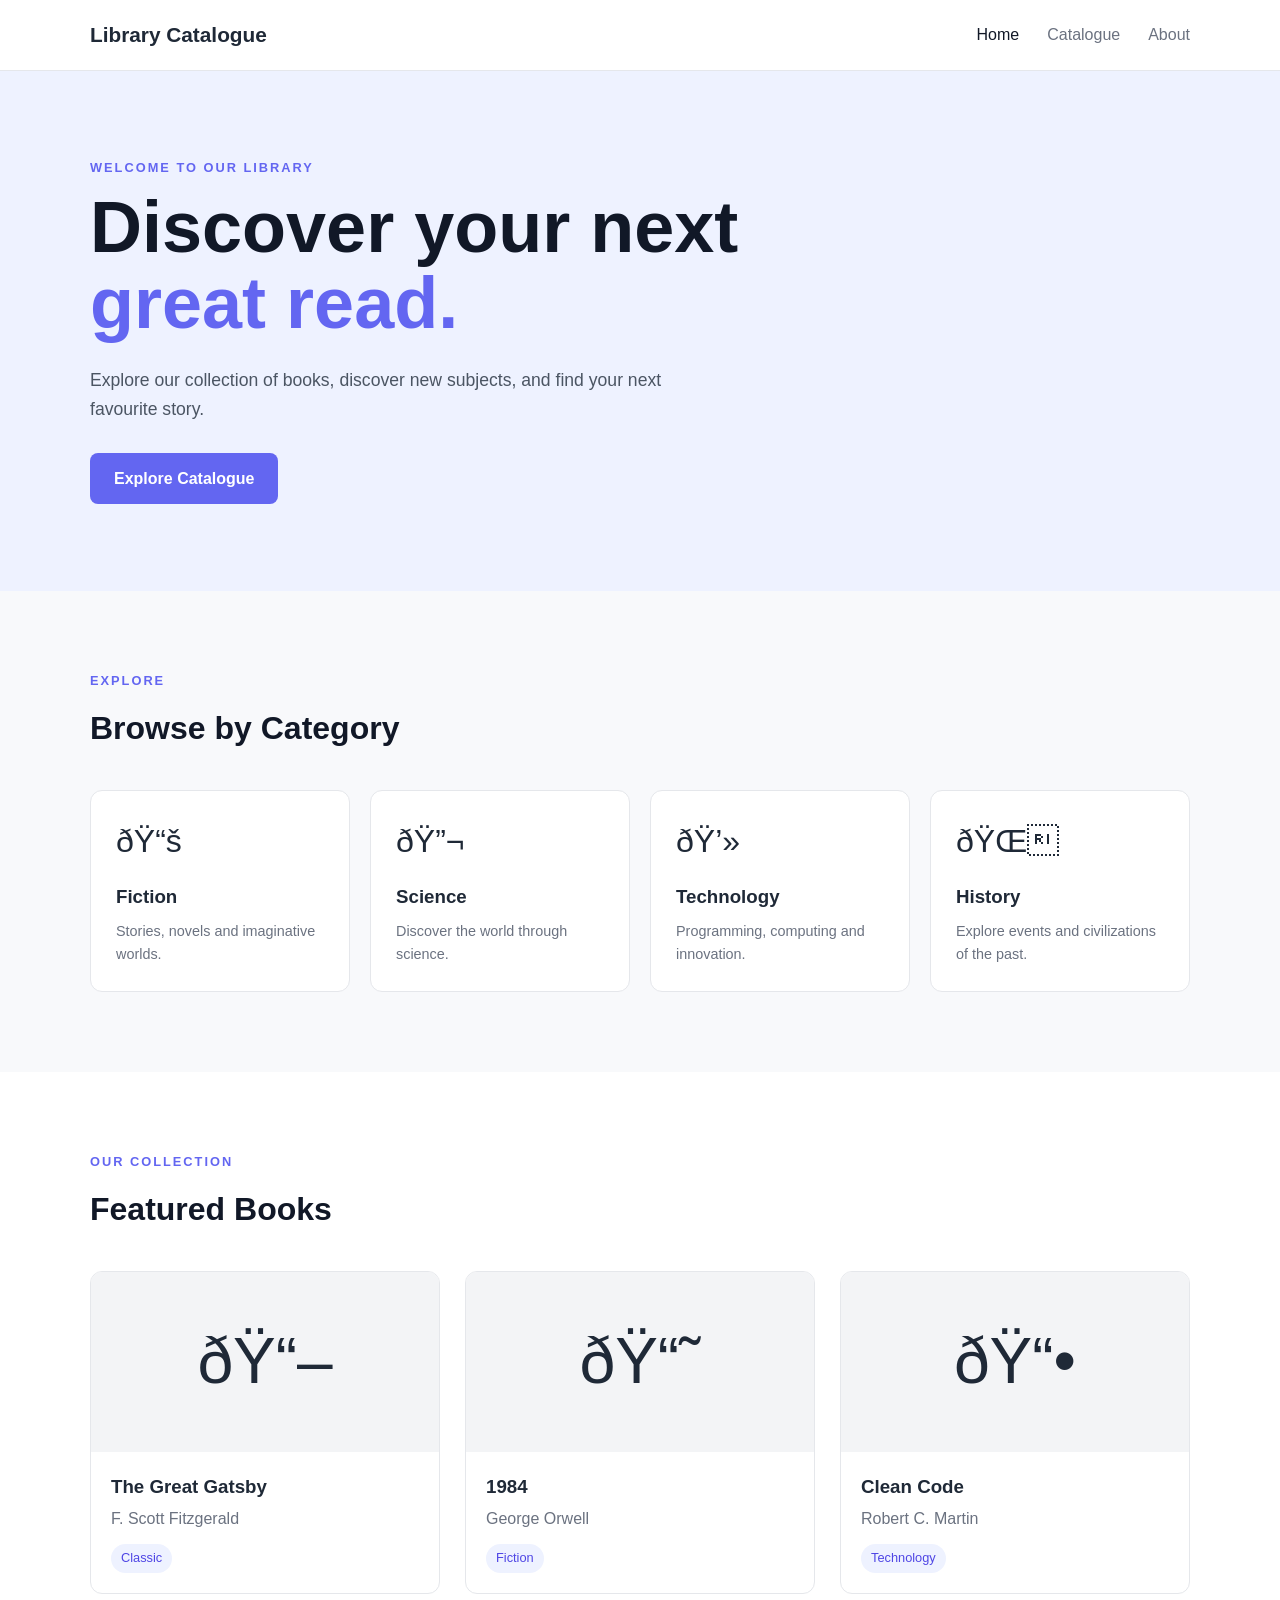
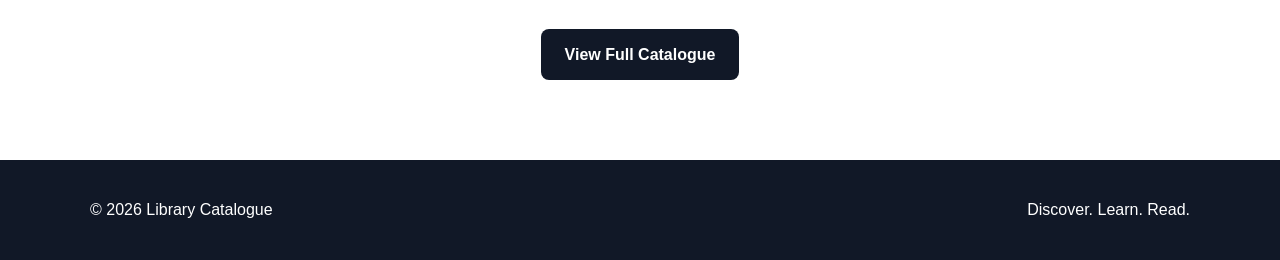
<file: index.html>
<!DOCTYPE html>
<html lang="en">
<head>
    <meta charset="UTF-8">
    <meta name="viewport" content="width=device-width, initial-scale=1.0">

    <title>Library Catalogue</title>

    <link rel="stylesheet" href="css/style.css">
</head>

<body>

    <a href="#main-content" class="skip-link">Skip to main content</a>

    <header class="navbar">
        <div class="container nav-content">
            <a href="index.html" class="logo">Library Catalogue</a>

            <nav aria-label="Main navigation">
                <a href="index.html" class="active">Home</a>
                <a href="catalogue.html">Catalogue</a>
                <a href="about.html">About</a>
            </nav>
        </div>
    </header>

    <main id="main-content">

        <section class="hero">
            <div class="container hero-content">

                <div class="hero-text">
                    <p class="eyebrow">WELCOME TO OUR LIBRARY</p>

                    <h1>
                        Discover your next
                        <span>great read.</span>
                    </h1>

                    <p class="hero-description">
                        Explore our collection of books, discover new
                        subjects, and find your next favourite story.
                    </p>

                    <a href="catalogue.html" class="btn">
                        Explore Catalogue
                    </a>
                </div>

            </div>
        </section>

        <section class="categories">
            <div class="container">

                <div class="section-heading">
                    <p class="eyebrow">EXPLORE</p>
                    <h2>Browse by Category</h2>
                </div>

                <div class="category-grid">

                    <div class="category-card">
                        <div class="category-icon" aria-hidden="true">ðŸ“š</div>
                        <h3>Fiction</h3>
                        <p>Stories, novels and imaginative worlds.</p>
                    </div>

                    <div class="category-card">
                        <div class="category-icon" aria-hidden="true">ðŸ”¬</div>
                        <h3>Science</h3>
                        <p>Discover the world through science.</p>
                    </div>

                    <div class="category-card">
                        <div class="category-icon" aria-hidden="true">ðŸ’»</div>
                        <h3>Technology</h3>
                        <p>Programming, computing and innovation.</p>
                    </div>

                    <div class="category-card">
                        <div class="category-icon" aria-hidden="true">ðŸŒ</div>
                        <h3>History</h3>
                        <p>Explore events and civilizations of the past.</p>
                    </div>

                </div>

            </div>
        </section>

        <section class="featured">
            <div class="container">

                <div class="section-heading">
                    <p class="eyebrow">OUR COLLECTION</p>
                    <h2>Featured Books</h2>
                </div>

                <div class="book-grid">

                    <article class="book-card">
                        <div class="book-cover" aria-hidden="true">ðŸ“–</div>
                        <div class="book-info">
                            <h3>The Great Gatsby</h3>
                            <p>F. Scott Fitzgerald</p>
                            <span>Classic</span>
                        </div>
                    </article>

                    <article class="book-card">
                        <div class="book-cover" aria-hidden="true">ðŸ“˜</div>
                        <div class="book-info">
                            <h3>1984</h3>
                            <p>George Orwell</p>
                            <span>Fiction</span>
                        </div>
                    </article>

                    <article class="book-card">
                        <div class="book-cover" aria-hidden="true">ðŸ“•</div>
                        <div class="book-info">
                            <h3>Clean Code</h3>
                            <p>Robert C. Martin</p>
                            <span>Technology</span>
                        </div>
                    </article>

                </div>

                <div class="catalogue-link">
                    <a href="catalogue.html" class="btn secondary-btn">
                        View Full Catalogue
                    </a>
                </div>

            </div>
        </section>

    </main>

    <footer>
        <div class="container footer-content">
            <p>&copy; 2026 Library Catalogue</p>
            <p>Discover. Learn. Read.</p>
        </div>
    </footer>

</body>
</html>
</file>
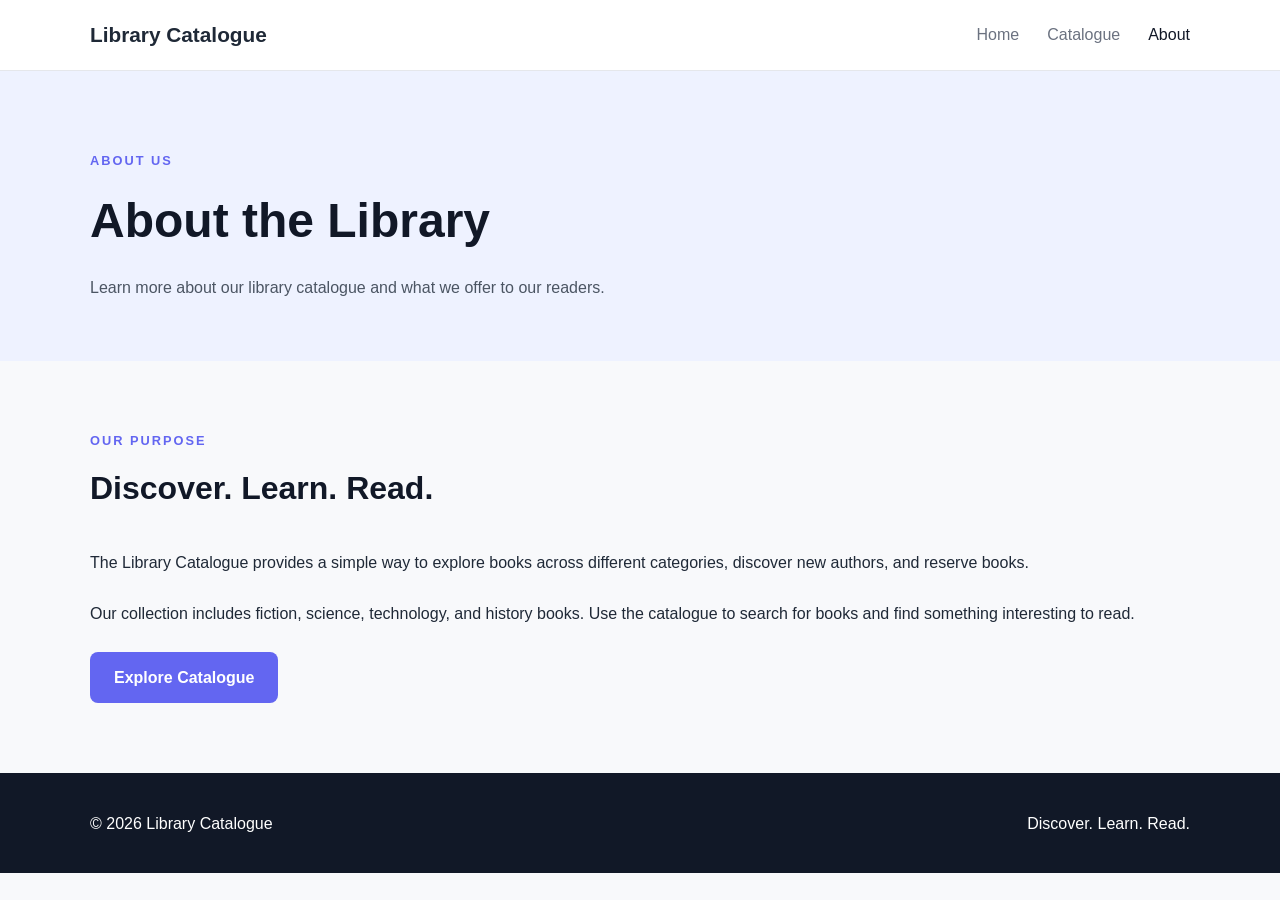
<file: about.html>
<!DOCTYPE html>
<html lang="en">

<head>
    <meta charset="UTF-8">
    <meta name="viewport" content="width=device-width, initial-scale=1.0">

    <title>About | Library Catalogue</title>

    <link rel="stylesheet" href="css/style.css">
</head>

<body>

    <a href="#main-content" class="skip-link">Skip to main content</a>

    <header class="navbar">
        <div class="container nav-content">

            <a href="index.html" class="logo">
                Library Catalogue
            </a>

            <nav aria-label="Main navigation">
                <a href="index.html">Home</a>
                <a href="catalogue.html">Catalogue</a>
                <a href="about.html" class="active">About</a>
            </nav>

        </div>
    </header>

    <main id="main-content">

        <section class="catalogue-header">
            <div class="container">

                <p class="eyebrow">ABOUT US</p>

                <h1>About the Library</h1>

                <p>
                    Learn more about our library catalogue and
                    what we offer to our readers.
                </p>

            </div>
        </section>

        <section class="catalogue-section">
            <div class="container">

                <div class="section-heading">
                    <p class="eyebrow">OUR PURPOSE</p>
                    <h2>Discover. Learn. Read.</h2>
                </div>

                <p>
                    The Library Catalogue provides a simple way to
                    explore books across different categories,
                    discover new authors, and reserve books.
                </p>

                <br>

                <p>
                    Our collection includes fiction, science,
                    technology, and history books. Use the catalogue
                    to search for books and find something interesting
                    to read.
                </p>

                <br>

                <a href="catalogue.html" class="btn">
                    Explore Catalogue
                </a>

            </div>
        </section>

    </main>

    <footer>
        <div class="container footer-content">

            <p>&copy; 2026 Library Catalogue</p>

            <p>Discover. Learn. Read.</p>

        </div>
    </footer>

</body>

</html>
</file>
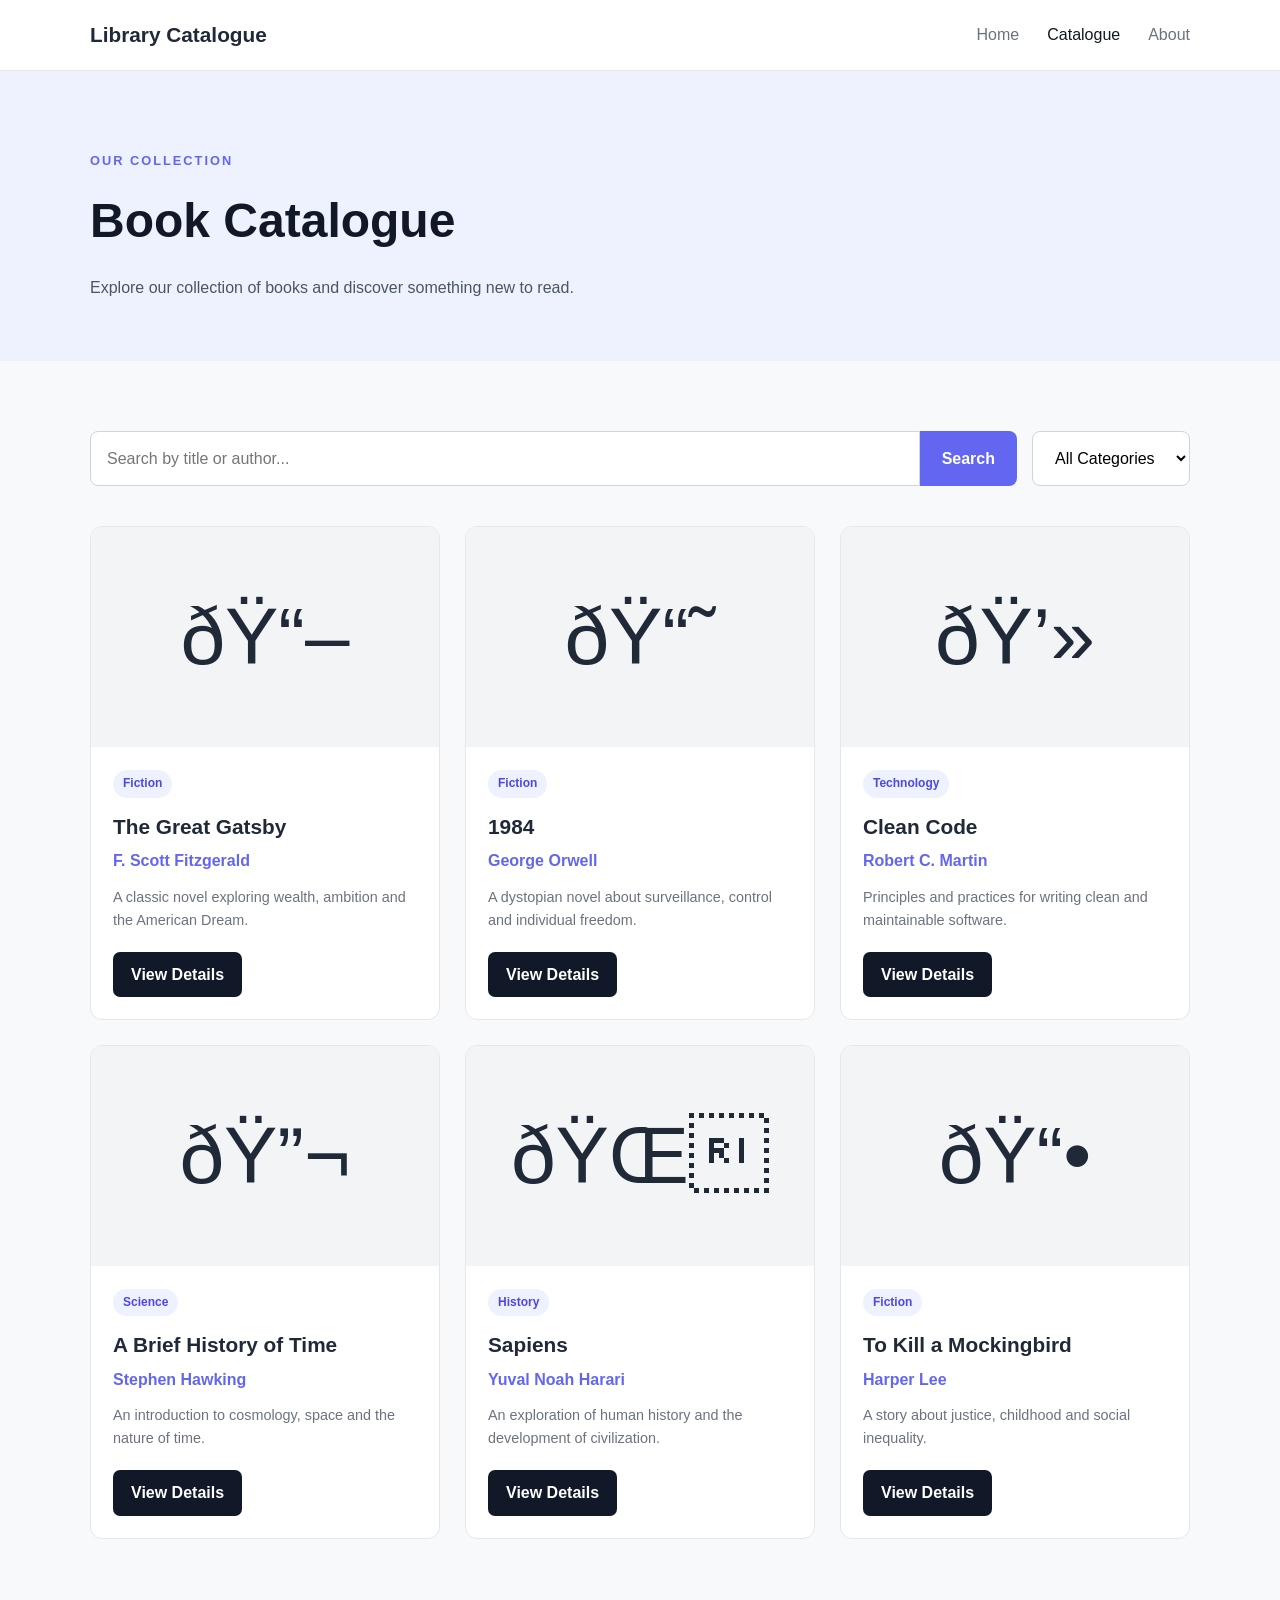
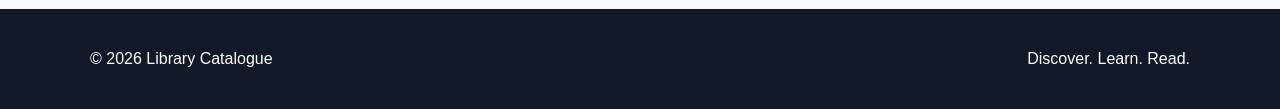
<file: catalogue.html>
<!DOCTYPE html>
<html lang="en">
<head>
    <meta charset="UTF-8">
    <meta name="viewport" content="width=device-width, initial-scale=1.0">

    <title>Book Catalogue | Library Catalogue</title>

    <link rel="stylesheet" href="css/style.css">
</head>

<body>

    <a href="#main-content" class="skip-link">Skip to main content</a>

    <header class="navbar">
        <div class="container nav-content">

            <a href="index.html" class="logo">
                Library Catalogue
            </a>

            <nav aria-label="Main navigation">
                <a href="index.html">Home</a>
                <a href="catalogue.html" class="active">Catalogue</a>
                <a href="about.html">About</a>
            </nav>

        </div>
    </header>

    <main id="main-content">

        <!-- Page Header -->

        <section class="catalogue-header">
            <div class="container">

                <p class="eyebrow">OUR COLLECTION</p>

                <h1>Book Catalogue</h1>

                <p>
                    Explore our collection of books and discover
                    something new to read.
                </p>

            </div>
        </section>


        <!-- Search and Filters -->

        <section class="catalogue-section">

            <div class="container">

                <div class="catalogue-controls">

                    <div class="search-box">
                        <input
                            type="text"
                            id="searchInput"
                            placeholder="Search by title or author..."
                        >

                        <button id="searchButton">
                            Search
                        </button>
                    </div>

                    <select id="categoryFilter">

                        <option value="all">
                            All Categories
                        </option>

                        <option value="Fiction">
                            Fiction
                        </option>

                        <option value="Science">
                            Science
                        </option>

                        <option value="Technology">
                            Technology
                        </option>

                        <option value="History">
                            History
                        </option>

                    </select>

                </div>


                <!-- Book Collection -->

                <div class="catalogue-grid" id="bookGrid">

                    <article class="catalogue-book">

                        <div class="catalogue-cover">
                            ðŸ“–
                        </div>

                        <div class="catalogue-book-info">

                            <span class="book-category">
                                Fiction
                            </span>

                            <h2>The Great Gatsby</h2>

                            <p class="book-author">
                                F. Scott Fitzgerald
                            </p>

                            <p>
                                A classic novel exploring wealth,
                                ambition and the American Dream.
                            </p>

                            <button class="details-button">
                                View Details
                            </button>

                        </div>

                    </article>


                    <article class="catalogue-book">

                        <div class="catalogue-cover">
                            ðŸ“˜
                        </div>

                        <div class="catalogue-book-info">

                            <span class="book-category">
                                Fiction
                            </span>

                            <h2>1984</h2>

                            <p class="book-author">
                                George Orwell
                            </p>

                            <p>
                                A dystopian novel about surveillance,
                                control and individual freedom.
                            </p>

                            <button class="details-button">
                                View Details
                            </button>

                        </div>

                    </article>


                    <article class="catalogue-book">

                        <div class="catalogue-cover">
                            ðŸ’»
                        </div>

                        <div class="catalogue-book-info">

                            <span class="book-category">
                                Technology
                            </span>

                            <h2>Clean Code</h2>

                            <p class="book-author">
                                Robert C. Martin
                            </p>

                            <p>
                                Principles and practices for writing
                                clean and maintainable software.
                            </p>

                            <button class="details-button">
                                View Details
                            </button>

                        </div>

                    </article>


                    <article class="catalogue-book">

                        <div class="catalogue-cover">
                            ðŸ”¬
                        </div>

                        <div class="catalogue-book-info">

                            <span class="book-category">
                                Science
                            </span>

                            <h2>A Brief History of Time</h2>

                            <p class="book-author">
                                Stephen Hawking
                            </p>

                            <p>
                                An introduction to cosmology,
                                space and the nature of time.
                            </p>

                            <button class="details-button">
                                View Details
                            </button>

                        </div>

                    </article>


                    <article class="catalogue-book">

                        <div class="catalogue-cover">
                            ðŸŒ
                        </div>

                        <div class="catalogue-book-info">

                            <span class="book-category">
                                History
                            </span>

                            <h2>Sapiens</h2>

                            <p class="book-author">
                                Yuval Noah Harari
                            </p>

                            <p>
                                An exploration of human history and
                                the development of civilization.
                            </p>

                            <button class="details-button">
                                View Details
                            </button>

                        </div>

                    </article>


                    <article class="catalogue-book">

                        <div class="catalogue-cover">
                            ðŸ“•
                        </div>

                        <div class="catalogue-book-info">

                            <span class="book-category">
                                Fiction
                            </span>

                            <h2>To Kill a Mockingbird</h2>

                            <p class="book-author">
                                Harper Lee
                            </p>

                            <p>
                                A story about justice, childhood and
                                social inequality.
                            </p>

                            <button class="details-button">
                                View Details
                            </button>

                        </div>

                    </article>

                </div>

            </div>

        </section>

            <!-- Book Details Modal -->

        <div class="book-modal" id="bookModal" role="dialog" aria-modal="true" aria-labelledby="modalTitle" aria-describedby="modalDescription" aria-hidden="true">

            <div class="book-modal-content">

                <button class="modal-close" id="modalClose" type="button" aria-label="Close book details">
                    &times;
                </button>

                <div class="modal-cover" id="modalCover"></div>

                <div class="modal-info">

                    <span class="book-category" id="modalCategory"></span>

                    <h2 id="modalTitle"></h2>

                    <p class="book-author" id="modalAuthor"></p>

                    <p id="modalDescription"></p>
                    <form id="reservationForm" class="reservation-form">

    <h3>Reserve this book</h3>

    <label for="reservationName">Full Name</label>
    <input
        type="text"
        id="reservationName"
        required
        placeholder="Enter your full name"
    >

    <label for="reservationEmail">Email Address</label>
    <input
        type="email"
        id="reservationEmail"
        required
        placeholder="Enter your email"
    >

    <label for="reservationDate">Reservation Date</label>
    <input
        type="date"
        id="reservationDate"
        required
    >

    <button type="submit" class="reservation-button">
        Reserve Book
    </button>

    <p id="reservationMessage" class="reservation-message" role="status" aria-live="polite"></p>

</form>

                </div>

            </div>

        </div>
    </main>


    <footer>

        <div class="container footer-content">

            <p>
                &copy; 2026 Library Catalogue
            </p>

            <p>
                Discover. Learn. Read.
            </p>

        </div>

    </footer>


    <script src="js/books.js"></script>
    <script src="js/app.js"></script>

</body>
</html>
</file>
<file: css/style.css>
* {
    margin: 0;
    padding: 0;
    box-sizing: border-box;
}

body {
    font-family: Arial, Helvetica, sans-serif;
    line-height: 1.6;
    background: #f8f9fb;
    color: #1f2937;
}

a {
    text-decoration: none;
    color: inherit;
}

.container {
    width: min(1100px, 90%);
    margin: 0 auto;
}

/* Navigation */

.navbar {
    background: white;
    border-bottom: 1px solid #e5e7eb;
    position: sticky;
    top: 0;
    z-index: 100;
}

.nav-content {
    min-height: 70px;
    display: flex;
    align-items: center;
    justify-content: space-between;
}

.logo {
    font-size: 1.3rem;
    font-weight: 700;
}

nav {
    display: flex;
    gap: 28px;
}

nav a {
    color: #6b7280;
    font-weight: 500;
}

nav a:hover,
nav a.active {
    color: #111827;
}

/* Hero */

.hero {
    min-height: 520px;
    display: flex;
    align-items: center;
    background: #eef2ff;
}

.hero-content {
    padding: 80px 0;
}

.hero-text {
    max-width: 700px;
}

.eyebrow {
    font-size: 0.8rem;
    font-weight: 700;
    letter-spacing: 2px;
    color: #6366f1;
    margin-bottom: 12px;
}

.hero h1 {
    font-size: clamp(2.5rem, 6vw, 4.5rem);
    line-height: 1.05;
    margin-bottom: 25px;
    color: #111827;
}

.hero h1 span {
    display: block;
    color: #6366f1;
}

.hero-description {
    max-width: 600px;
    font-size: 1.1rem;
    color: #4b5563;
    margin-bottom: 30px;
}

.btn {
    display: inline-block;
    padding: 13px 24px;
    border-radius: 8px;
    background: #6366f1;
    color: white;
    font-weight: 600;
}

.btn:hover {
    opacity: 0.9;
}

/* Sections */

.categories,
.featured {
    padding: 80px 0;
}

.section-heading {
    margin-bottom: 35px;
}

.section-heading h2 {
    font-size: 2rem;
    color: #111827;
}

/* Categories */

.category-grid {
    display: grid;
    grid-template-columns: repeat(4, 1fr);
    gap: 20px;
}

.category-card {
    background: white;
    padding: 25px;
    border: 1px solid #e5e7eb;
    border-radius: 12px;
}

.category-icon {
    font-size: 2rem;
    margin-bottom: 15px;
}

.category-card h3 {
    margin-bottom: 8px;
}

.category-card p {
    color: #6b7280;
    font-size: 0.9rem;
}

/* Books */

.featured {
    background: white;
}

.book-grid {
    display: grid;
    grid-template-columns: repeat(3, 1fr);
    gap: 25px;
}

.book-card {
    border: 1px solid #e5e7eb;
    border-radius: 12px;
    overflow: hidden;
    background: white;
}

.book-cover {
    height: 180px;
    display: flex;
    align-items: center;
    justify-content: center;
    background: #f3f4f6;
    font-size: 4rem;
}

.book-info {
    padding: 20px;
}

.book-info h3 {
    margin-bottom: 5px;
}

.book-info p {
    color: #6b7280;
    margin-bottom: 12px;
}

.book-info span {
    display: inline-block;
    padding: 4px 10px;
    border-radius: 20px;
    background: #eef2ff;
    color: #4f46e5;
    font-size: 0.8rem;
}

.catalogue-link {
    margin-top: 35px;
    text-align: center;
}

.secondary-btn {
    background: #111827;
}

/* Footer */

footer {
    background: #111827;
    color: white;
}

.footer-content {
    min-height: 100px;
    display: flex;
    align-items: center;
    justify-content: space-between;
}

/* Responsive */

@media (max-width: 800px) {

    .category-grid {
        grid-template-columns: repeat(2, 1fr);
    }

    .book-grid {
        grid-template-columns: 1fr;
    }

}

@media (max-width: 600px) {

    .nav-content {
        flex-direction: column;
        gap: 15px;
        padding: 15px 0;
    }

    nav {
        gap: 15px;
    }

    .hero {
        min-height: 450px;
    }

    .category-grid {
        grid-template-columns: 1fr;
    }

    .footer-content {
        flex-direction: column;
        justify-content: center;
        gap: 8px;
        padding: 20px 0;
    }

}
/* Catalogue Page */

.catalogue-header {
    padding: 80px 0 60px;
    background: #eef2ff;
}

.catalogue-header h1 {
    font-size: 3rem;
    margin-bottom: 15px;
    color: #111827;
}

.catalogue-header p:last-child {
    color: #4b5563;
    max-width: 600px;
}

.catalogue-section {
    padding: 70px 0;
}

.catalogue-controls {
    display: flex;
    gap: 15px;
    margin-bottom: 40px;
}

.search-box {
    display: flex;
    flex: 1;
}

.search-box input {
    width: 100%;
    padding: 14px 16px;
    border: 1px solid #d1d5db;
    border-radius: 8px 0 0 8px;
    font-size: 1rem;
    outline: none;
}

.search-box input:focus {
    border-color: #6366f1;
}

.search-box button {
    padding: 14px 22px;
    border: none;
    background: #6366f1;
    color: white;
    font-weight: 600;
    border-radius: 0 8px 8px 0;
    cursor: pointer;
}

.catalogue-controls select {
    padding: 14px 18px;
    border: 1px solid #d1d5db;
    border-radius: 8px;
    background: white;
    font-size: 1rem;
}

.catalogue-grid {
    display: grid;
    grid-template-columns: repeat(3, 1fr);
    gap: 25px;
}

.catalogue-book {
    background: white;
    border: 1px solid #e5e7eb;
    border-radius: 12px;
    overflow: hidden;
    transition: transform 0.2s ease;
}

.catalogue-book:hover {
    transform: translateY(-4px);
}

.catalogue-cover {
    height: 220px;
    display: flex;
    align-items: center;
    justify-content: center;
    background: #f3f4f6;
    font-size: 5rem;
}

.catalogue-book-info {
    padding: 22px;
}

.book-category {
    display: inline-block;
    padding: 4px 10px;
    margin-bottom: 12px;
    border-radius: 20px;
    background: #eef2ff;
    color: #4f46e5;
    font-size: 0.75rem;
    font-weight: 600;
}

.catalogue-book-info h2 {
    font-size: 1.3rem;
    margin-bottom: 5px;
}

.book-author {
    color: #6366f1;
    font-weight: 600;
    margin-bottom: 12px;
}

.catalogue-book-info > p:not(.book-author) {
    color: #6b7280;
    font-size: 0.9rem;
    margin-bottom: 20px;
}

.details-button {
    padding: 10px 18px;
    border: none;
    border-radius: 7px;
    background: #111827;
    color: white;
    cursor: pointer;
    font-weight: 600;
}

.details-button:hover {
    opacity: 0.85;
}


/* Catalogue Responsive Design */

@media (max-width: 900px) {

    .catalogue-grid {
        grid-template-columns: repeat(2, 1fr);
    }

    .catalogue-header {
        padding: 65px 0 50px;
    }

    .catalogue-header h1 {
        font-size: 2.7rem;
    }

}

@media (max-width: 650px) {

    .container {
        width: 92%;
    }

    .nav-content {
        padding: 15px 0;
    }

    nav {
        gap: 12px;
        font-size: 0.95rem;
    }

    .catalogue-header {
        padding: 55px 0 40px;
    }

    .catalogue-header h1 {
        font-size: 2.3rem;
    }

    .catalogue-header p:last-child {
        font-size: 0.95rem;
    }

    .catalogue-section {
        padding: 50px 0;
    }

    .catalogue-controls {
        flex-direction: column;
        gap: 12px;
        margin-bottom: 30px;
    }

    .search-box {
        width: 100%;
    }

    .search-box input {
        min-width: 0;
        padding: 13px 14px;
    }

    .search-box button {
        padding: 13px 16px;
    }

    .catalogue-controls select {
        width: 100%;
        padding: 13px 14px;
    }

    .catalogue-grid {
        grid-template-columns: 1fr;
        gap: 20px;
    }

    .catalogue-book-info {
        padding: 18px;
    }

    .catalogue-book-info h2 {
        font-size: 1.2rem;
    }

    .catalogue-cover {
        height: 190px;
        font-size: 4rem;
    }

    .details-button {
        width: 100%;
        padding: 11px 18px;
    }

}

@media (max-width: 400px) {

    .container {
        width: 94%;
    }

    .logo {
        font-size: 1.1rem;
    }

    nav {
        gap: 9px;
        font-size: 0.85rem;
    }

    .catalogue-header h1 {
        font-size: 2rem;
    }

    .catalogue-header {
        padding: 45px 0 35px;
    }

    .catalogue-section {
        padding: 40px 0;
    }

    .catalogue-controls {
        gap: 10px;
    }

    .search-box button {
        padding: 13px 12px;
    }

    .catalogue-cover {
        height: 170px;
    }

}

/* Book Details Modal */

.book-modal {
    display: none;
    position: fixed;
    inset: 0;
    background: rgba(17, 24, 39, 0.65);
    align-items: center;
    justify-content: center;
    padding: 20px;
    z-index: 200;
}

.book-modal.active {
    display: flex;
}

.book-modal-content {
    position: relative;
    width: min(600px, 100%);
    background: white;
    border-radius: 12px;
    padding: 30px;
    box-shadow: 0 20px 50px rgba(0, 0, 0, 0.2);
}

.modal-close {
    position: absolute;
    top: 12px;
    right: 15px;
    border: none;
    background: transparent;
    font-size: 2rem;
    line-height: 1;
    color: #6b7280;
    cursor: pointer;
}

.modal-close:hover {
    color: #111827;
}

.modal-cover {
    height: 180px;
    display: flex;
    align-items: center;
    justify-content: center;
    background: #f3f4f6;
    border-radius: 8px;
    font-size: 5rem;
    margin-bottom: 25px;
}

.modal-info h2 {
    font-size: 1.8rem;
    margin-bottom: 5px;
    color: #111827;
}

.modal-info #modalDescription {
    color: #6b7280;
    line-height: 1.7;
    margin-top: 15px;
}

@media (max-width: 600px) {

    .book-modal-content {
        padding: 22px;
    }

    .modal-cover {
        height: 150px;
        font-size: 4rem;
    }

    .modal-info h2 {
        font-size: 1.5rem;
    }

}
/* Reservation Form */

.reservation-form {
    margin-top: 25px;
    padding-top: 20px;
    border-top: 1px solid #e5e7eb;
}

.reservation-form h3 {
    margin-bottom: 15px;
    color: #111827;
}

.reservation-form label {
    display: block;
    margin-bottom: 6px;
    font-weight: 600;
    font-size: 0.9rem;
}

.reservation-form input {
    width: 100%;
    padding: 11px 12px;
    margin-bottom: 15px;
    border: 1px solid #d1d5db;
    border-radius: 7px;
    font-size: 1rem;
    outline: none;
}

.reservation-form input:focus {
    border-color: #6366f1;
}

.reservation-button {
    width: 100%;
    padding: 12px;
    border: none;
    border-radius: 7px;
    background: #6366f1;
    color: white;
    font-weight: 600;
    cursor: pointer;
}

.reservation-button:hover {
    opacity: 0.9;
}

.reservation-message {
    margin-top: 12px;
    font-weight: 600;
    color: #16a34a;
}
/* Mobile Responsiveness Improvements */

@media (max-width: 650px) {

    .book-modal {
        padding: 12px;
        overflow-y: auto;
    }

    .book-modal-content {
        width: 100%;
        max-height: 90vh;
        overflow-y: auto;
        padding: 20px;
    }

    .modal-cover {
        height: 140px;
        font-size: 3.5rem;
        margin-bottom: 20px;
    }

    .modal-info h2 {
        font-size: 1.4rem;
    }

    .reservation-form {
        margin-top: 20px;
    }

    .reservation-form input {
        font-size: 16px;
    }

    .reservation-button {
        padding: 13px;
    }

    .catalogue-controls {
        width: 100%;
    }

    .search-box {
        width: 100%;
    }

    .catalogue-controls select {
        width: 100%;
    }
}

@media (max-width: 400px) {

    .book-modal {
        padding: 8px;
    }

    .book-modal-content {
        padding: 16px;
        border-radius: 8px;
    }

    .modal-cover {
        height: 120px;
        font-size: 3rem;
    }

    .modal-info h2 {
        font-size: 1.25rem;
    }

    .reservation-form h3 {
        font-size: 1.1rem;
    }

    .reservation-form label {
        font-size: 0.85rem;
    }

    .reservation-form input {
        padding: 10px;
    }

    .reservation-message {
        font-size: 0.9rem;
        word-break: break-word;
    }
}

/* Accessibility */

.skip-link {
    position: absolute;
    top: -100px;
    left: 10px;
    padding: 10px 15px;
    background: #111827;
    color: white;
    border-radius: 6px;
    z-index: 1000;
}

.skip-link:focus {
    top: 10px;
}

.visually-hidden {
    position: absolute;
    width: 1px;
    height: 1px;
    padding: 0;
    margin: -1px;
    overflow: hidden;
    clip: rect(0, 0, 0, 0);
    white-space: nowrap;
    border: 0;
}

a:focus-visible,
button:focus-visible,
input:focus-visible,
select:focus-visible {
    outline: 3px solid #6366f1;
    outline-offset: 3px;
}

button,
input,
select {
    font: inherit;
}
</file>
